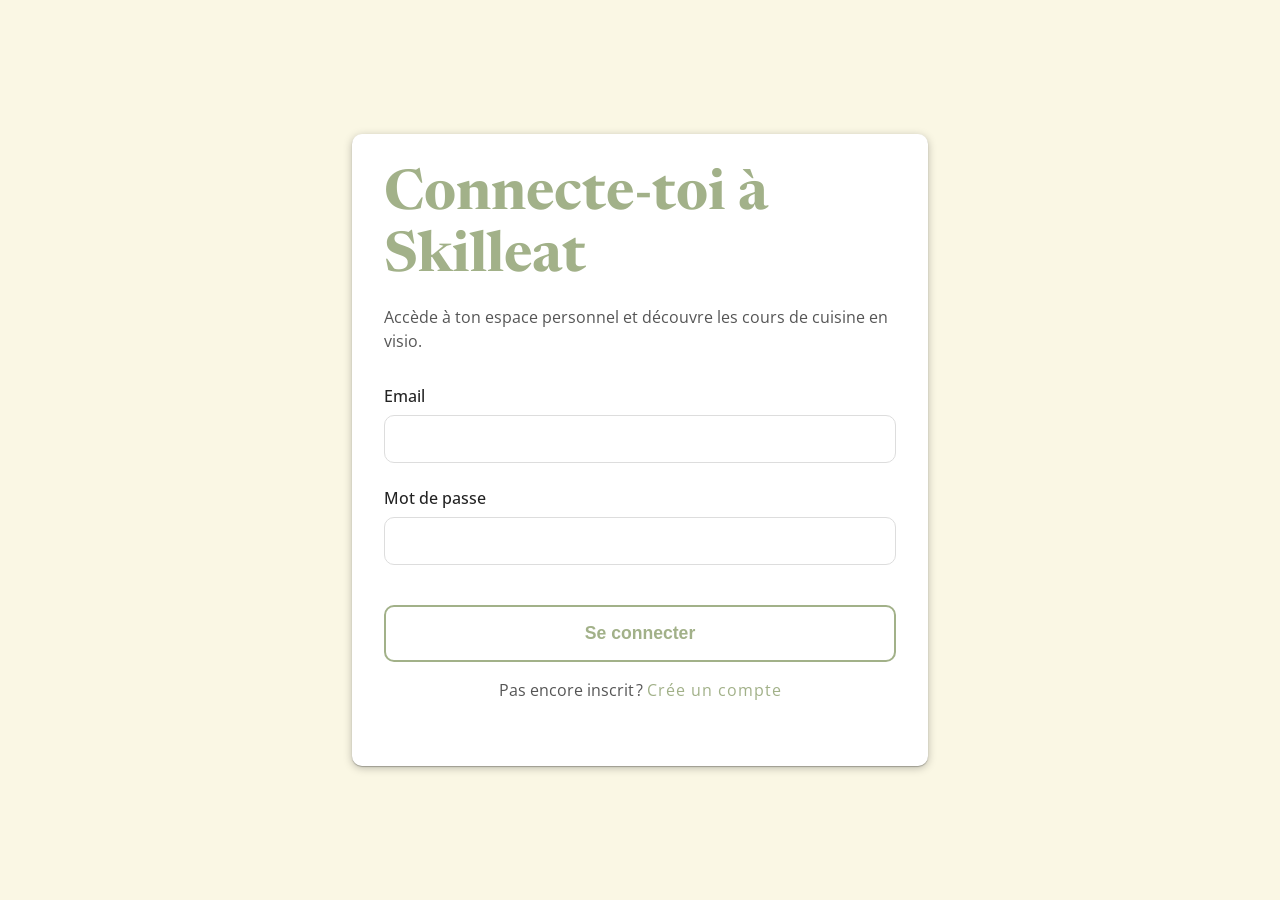
<file: connexion.html>
<!DOCTYPE html>
<html lang="en">
<head>
    <meta charset="UTF-8">
    <meta name="viewport" content="width=device-width, initial-scale=1.0">
    <title>connexion</title>
    <link rel="stylesheet" href="./ressources/sass/app.css">
</head>
<body>
    <div class="login-container">
  <h1>Connecte-toi à Skilleat</h1>
  <p>Accède à ton espace personnel et découvre les cours de cuisine en visio.</p>
  <form id="skilleat-login" action="traitement_connexion.php" method="post">
    <div class="form-group">
      <label for="login-email">Email</label>
      <input type="email" id="login-email" name="email" required>
    </div>
    <div class="form-group">
      <label for="login-password">Mot de passe</label>
      <input type="password" id="login-password" name="password" required>
    </div>
    <button type="submit" class="btn-primary">Se connecter</button>
    <p class="login-link">Pas encore inscrit ? <a href="inscription.html">Crée un compte</a></p>
  </form>
</div>

</body>
</html>
</file>
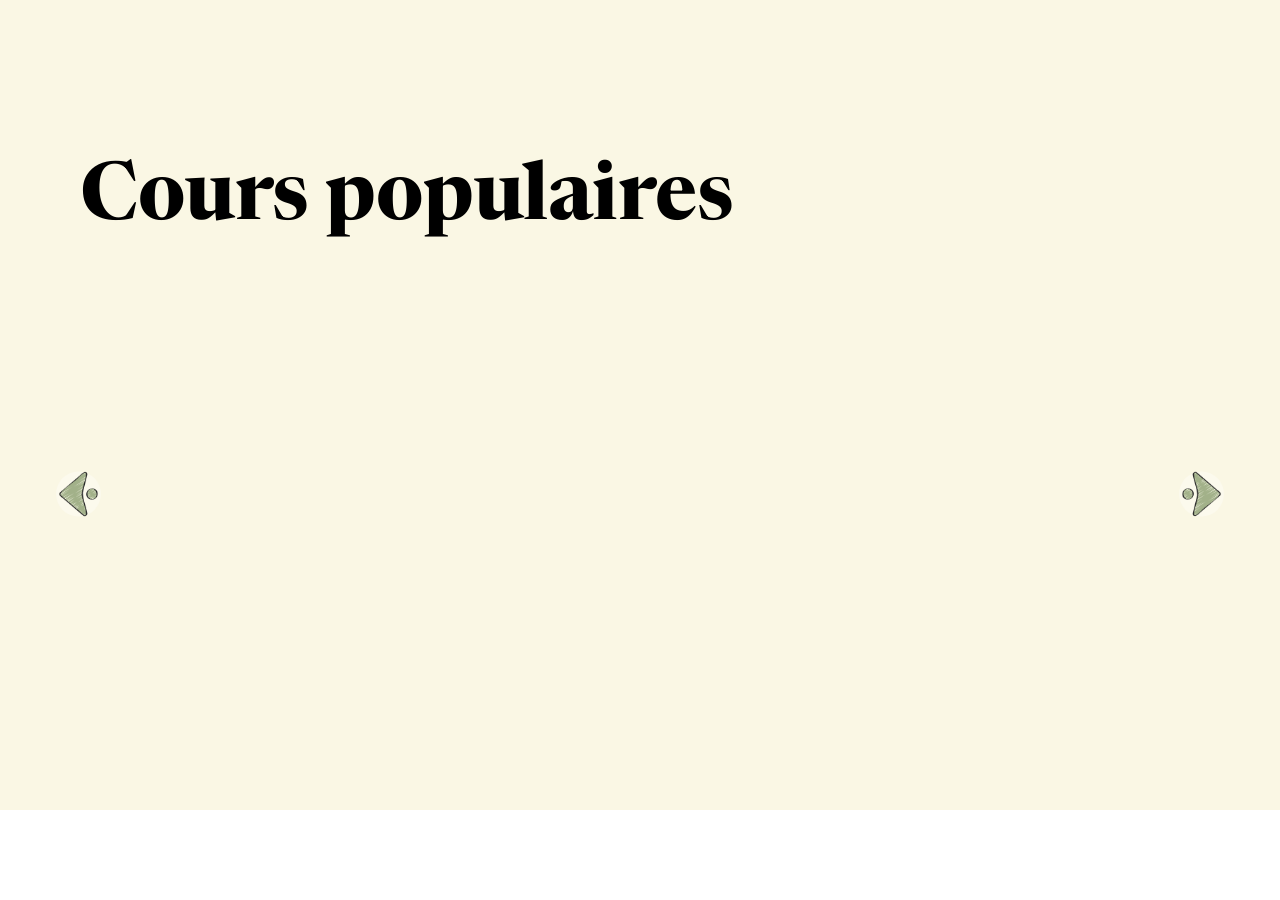
<file: courscard.html>
<!DOCTYPE html>
<html lang="en">
  <head>
    <meta charset="UTF-8" />
    <meta name="viewport" content="width=device-width, initial-scale=1.0" />
    <title>Cours populaires</title>
    <link rel="stylesheet" href="./ressources/sass/app.css" />
    <script src="./ressources/script/carrousel-cours.js" defer></script>
    <script src="./ressources/script/chefcard.js" defer></script>
  </head>
  <body>
    <section class="skilleat-carousel">
        <h2>Cours populaires</h2>
      <div class="skilleat-carousel__container" id="skilleatCarousel">
        <div
          class="skilleat-carousel__arrow skilleat-carousel__arrow--prev"
          id="prev"
        >
          <img src="./ressources/assets/icone/arrow-prev.png" alt="précédent">
        </div>
        <div
          class="skilleat-carousel__arrow skilleat-carousel__arrow--next"
          id="next"
        >
          <img src="./ressources/assets/icone/arrow-next.png" alt="suivant">
        </div>

        <div class="skilleat-carousel__viewport" id="carousel-vp">
          <div
            class="skilleat-carousel__inner"
            id="skilleatCarousel-inner"
          ></div>
        </div>
      </div>
    </section>

    <footer></footer>
  </body>
</html>
</file>
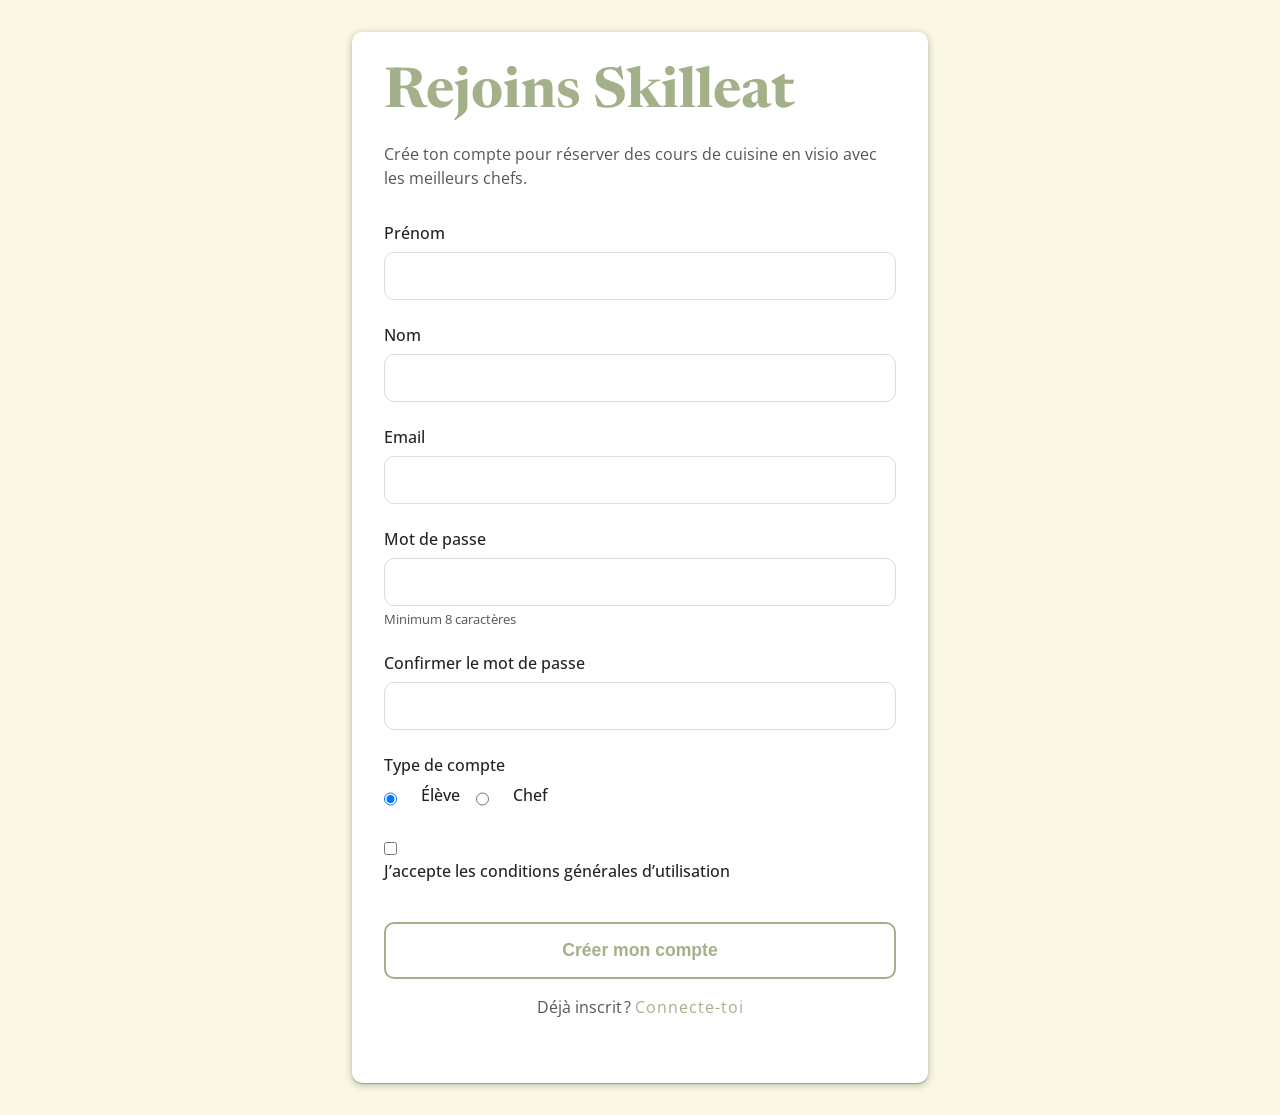
<file: inscription.html>
<!DOCTYPE html>
<html lang="en">
<head>
    <meta charset="UTF-8">
    <meta name="viewport" content="width=device-width, initial-scale=1.0">
    <title>inscritption</title>
    <link rel="stylesheet" href="./ressources/sass/app.css">
</head>
<body>
    <div class="signup-container">
  <h1>Rejoins Skilleat</h1>
  <p>Crée ton compte pour réserver des cours de cuisine en visio avec les meilleurs chefs.</p>
  <form id="skilleat-signup" action="traitement_inscription.php" method="post">
    <!-- Informations de base -->
    <div class="form-group">
      <label for="prenom">Prénom</label>
      <input type="text" id="prenom" name="prenom" required>
    </div>
    <div class="form-group">
      <label for="nom">Nom</label>
      <input type="text" id="nom" name="nom" required>
    </div>
    <div class="form-group">
      <label for="email">Email</label>
      <input type="email" id="email" name="email" required>
    </div>
    <div class="form-group">
      <label for="password">Mot de passe</label>
      <input type="password" id="password" name="password" required minlength="8">
      <small>Minimum 8 caractères</small>
    </div>
    <div class="form-group">
      <label for="password-confirm">Confirmer le mot de passe</label>
      <input type="password" id="password-confirm" name="password_confirm" required>
    </div>
    <!-- Type de compte -->
    <div class="form-group">
      <label>Type de compte</label>
      <div class="radio-group">
        <input type="radio" id="eleve" name="role" value="eleve" checked>
        <label for="eleve">Élève</label>
        <input type="radio" id="chef" name="role" value="chef">
        <label for="chef">Chef</label>
      </div>
    </div>
    <!-- Conditions d'utilisation -->
    <div class="form-group">
      <input type="checkbox" id="conditions" name="conditions" required>
      <label for="conditions">J’accepte les conditions générales d’utilisation</label>
    </div>
    <!-- Bouton de soumission -->
    <button type="submit" class="btn-primary">Créer mon compte</button>
    <p class="login-link">Déjà inscrit ? <a href="connexion.html">Connecte-toi</a></p>
  </form>
</div>

</body>
</html>
</file>
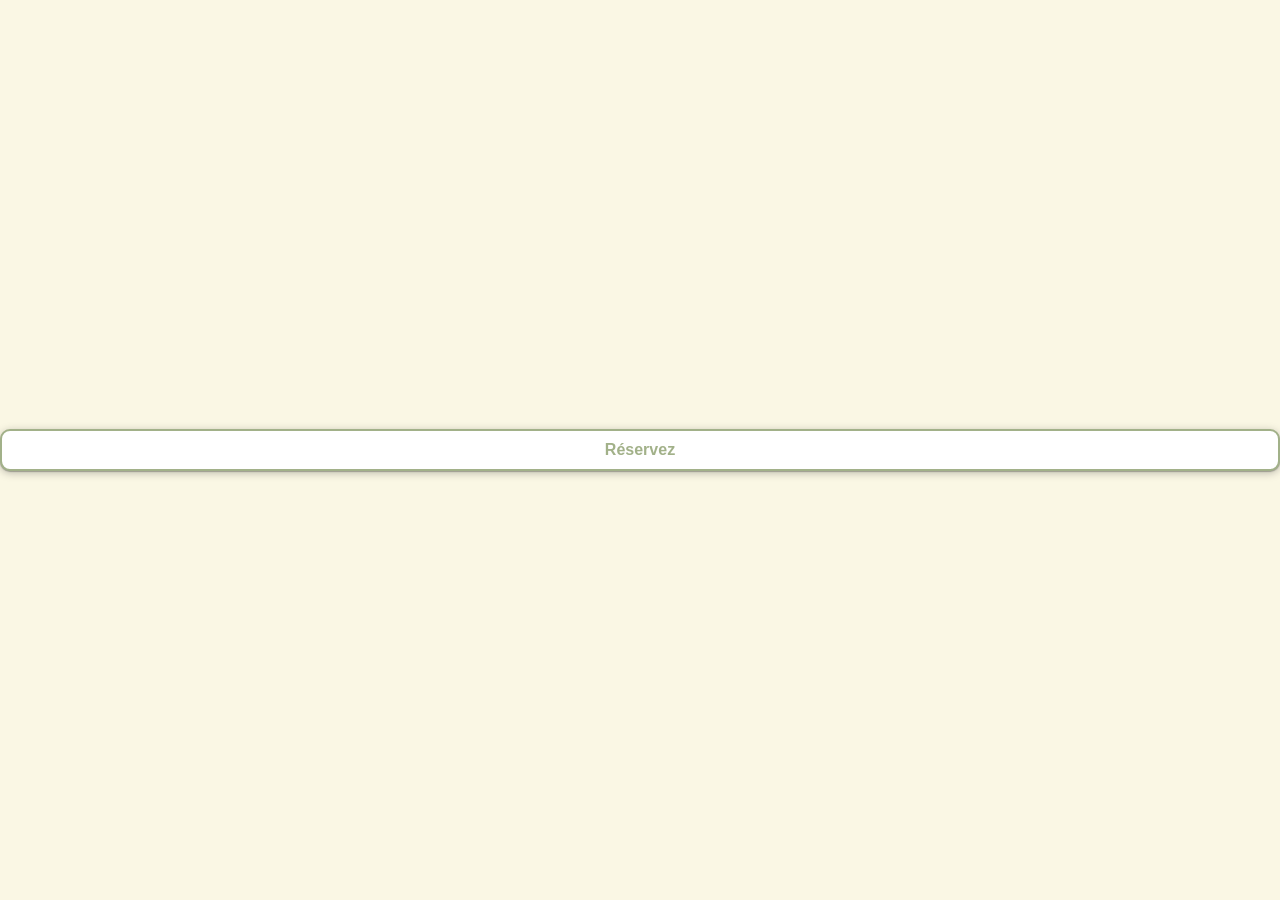
<file: test.html>
<!DOCTYPE html>
<html lang="en">
  <head>
    <meta charset="UTF-8" />
    <meta name="viewport" content="width=device-width, initial-scale=1.0" />
    <title>test</title>
    <link rel="stylesheet" href="./ressources/sass/app.css" />
  </head>
  <body>
    <button type="button" class="skilleat-carousel__button">Réservez</button>
  </body>
</html>
</file>
<file: ressources/sass/app.css>
@import url("https://fonts.googleapis.com/css2?family=Open+Sans:ital,wght@0,300..800;1,300..800&family=Poppins:ital,wght@0,100;0,200;0,300;0,400;0,500;0,600;0,700;0,800;0,900;1,100;1,200;1,300;1,400;1,500;1,600;1,700;1,800;1,900&display=swap");
@import url("https://fonts.googleapis.com/css2?family=Newsreader:ital,opsz,wght@0,6..72,200..800;1,6..72,200..800&display=swap");
@import url("https://fonts.googleapis.com/css2?family=Dancing+Script:wght@400..700&family=Newsreader:ital,opsz,wght@0,6..72,200..800;1,6..72,200..800&display=swap");
.vedette h2, .vedette, .nav__list, .nav__logo, .log, .button {
  padding: 1rem 2rem;
}

.chef-modal .chef-modal__description {
  margin: 1rem 0;
}

.skilleat-carousel__button, .chef-modal .chef-modal__profile-img, .chef-modal .chef-modal__reserve, .chef-modal .chef-modal__gallery-img, .chef-modal, .header__cta, .signup-container, .login-container {
  box-shadow: rgba(0, 0, 0, 0.25) 0px 0.0625em 0.0625em, rgba(0, 0, 0, 0.25) 0px 0.125em 0.5em, rgba(255, 255, 255, 0.1) 0px 0px 0px 1px inset;
  transition: box-shadow 0.2s cubic-bezier(0.4, 0, 0.2, 1);
}
.skilleat-carousel__button:hover, .chef-modal .chef-modal__profile-img:hover, .chef-modal .chef-modal__reserve:hover, .chef-modal .chef-modal__gallery-img:hover, .chef-modal:hover, .header__cta:hover, .signup-container:hover, .login-container:hover {
  box-shadow: rgba(0, 0, 0, 0.3) 0px 0.125em 0.125em, rgba(0, 0, 0, 0.3) 0px 0.25em 1em, rgba(255, 255, 255, 0.2) 0px 0px 0px 1px inset;
}
.skilleat-carousel__button:active, .chef-modal .chef-modal__profile-img:active, .chef-modal .chef-modal__reserve:active, .chef-modal .chef-modal__gallery-img:active, .chef-modal:active, .header__cta:active, .signup-container:active, .login-container:active {
  box-shadow: rgba(0, 0, 0, 0.3) 0px 0px 0px, rgba(0, 0, 0, 0.1) 0px 0.0625em 0.25em, rgba(255, 255, 255, 0.1) 0px 0px 0px 1px inset;
}

.btn-primary, .button {
  background: #ffffff;
  color: #a2b189;
  border: 2px solid #a2b189;
  border-radius: 10px;
  padding: 12px 24px;
  font-size: 1.1rem;
  font-weight: 600;
  cursor: pointer;
  transition: background 0.2s, color 0.2s;
  cursor: pointer;
  transition: all 200ms ease;
  text-decoration: none;
  display: inline-block;
}
.btn-primary:hover, .button:hover {
  background: #a2b189;
  color: #ffffff;
}
.btn-primary:hover, .button:hover {
  transition: all 0.2s ease;
}
.btn-primary:active, .button:active {
  transform: translateY(1px);
  transition: all 0.1s ease;
}

.skilleat-carousel__button {
  background: #ffffff;
  padding: 10px 30px;
  border-radius: 10px;
  color: #a2b189;
  border: #a2b189 solid 2px;
  font-size: 1rem;
  font-weight: 700;
  cursor: pointer;
}
.skilleat-carousel__button:hover {
  background: #a2b189;
  color: #ffffff;
}

*, ::before, ::after {
  margin: 0;
  padding: 0;
  box-sizing: border-box;
}

h1,
h2,
h3,
h4,
h5,
h6 {
  font-family: "Newsreader", serif;
}

h1 {
  font-size: 3.5rem;
  font-weight: 700;
  line-height: 1.1;
}

h2 {
  font-size: 2.5rem;
  font-weight: 700;
  line-height: 1.1;
  letter-spacing: -0.5px;
}

h3 {
  font-size: 1.5rem;
  font-weight: 600;
  letter-spacing: 1px;
  font-family: "Dancing Script", cursive;
}

h4 {
  font-size: 1.5rem;
  font-weight: 700;
  letter-spacing: -0.5px;
  font-family: "Newsreader", serif;
}

h5 {
  font-size: 1.15rem;
  font-weight: 600;
  letter-spacing: 1px;
  font-family: "Dancing Script", cursive;
  border-bottom: 2px solid #a2b189;
  padding-bottom: 0.3rem;
}

p {
  font-size: 1rem;
  color: #555;
  line-height: 1.5;
}

p,
a,
ul,
li {
  font-family: "Open Sans", sans-serif;
}

a,
ul,
li {
  text-decoration: none;
  letter-spacing: 1px;
}

ul,
li {
  list-style: none;
}

.log {
  border: none;
  font-size: 1rem;
  font-weight: 700;
  font-family: "Open Sans", sans-serif;
  text-transform: uppercase;
  letter-spacing: 1px;
  cursor: pointer;
  margin: 0;
}

.in {
  color: #232323;
  background-color: #ffffff;
  border-left: 2px solid #232323;
}

.out {
  color: #ffffff;
  background-color: #232323;
}

footer {
  position: fixed;
  bottom: 0;
  left: 0;
  right: 0;
  height: 10vh;
  background-color: #ffffff;
  display: flex;
  flex-direction: row;
  justify-content: center;
  align-items: center;
}

.signup-container, .login-container {
  background: #ffffff;
  border-radius: 10px;
  padding: 32px;
  max-width: 45%;
  margin: 2rem auto;
  font-family: "Open Sans", sans-serif;
  color: #232323;
  border: 10px;
}
.signup-container h1, .login-container h1 {
  margin-bottom: 1rem;
  color: #a2b189;
}
.signup-container p, .login-container p {
  margin-bottom: 2rem;
}
.signup-container .login-link, .login-container .login-link {
  margin-top: 1rem;
  text-align: center;
  font-size: 1rem;
}
.signup-container .login-link a, .login-container .login-link a {
  color: #a2b189;
  text-decoration: none;
}
.signup-container .login-link a:hover, .login-container .login-link a:hover {
  text-decoration: underline;
}

.form-group {
  margin-bottom: 1.5rem;
}
.form-group label {
  display: block;
  font-weight: 500;
  margin-bottom: 0.5rem;
}
.form-group input[type=text],
.form-group input[type=email],
.form-group input[type=password] {
  width: 100%;
  padding: 12px;
  border: 1px solid #ddd;
  border-radius: 10px;
  font-size: 1rem;
  font-family: "Open Sans", sans-serif;
}
.form-group input[type=text]:focus,
.form-group input[type=email]:focus,
.form-group input[type=password]:focus {
  outline: none;
  border-color: #a2b189;
  box-shadow: 0 0 0 2px rgba(162, 177, 137, 0.2);
}
.form-group small {
  display: block;
  margin-top: 0.25rem;
  font-size: 0.8rem;
  color: #555;
}

.radio-group {
  display: flex;
  gap: 1rem;
  margin-top: 0.5rem;
}
.radio-group input[type=radio] {
  margin-right: 0.5rem;
}

input[type=checkbox] {
  margin-right: 0.5rem;
}

.btn-primary {
  width: 100%;
  margin-top: 1rem;
  padding: 16px;
}

.signup-link {
  margin-top: 1rem;
  text-align: center;
  font-size: 0.9rem;
}
.signup-link a {
  color: #FED36B;
  text-decoration: none;
}
.signup-link a:hover {
  text-decoration: underline;
}

.nav {
  height: 80px;
  width: 100%;
  position: fixed;
  top: 0;
  background-color: rgba(255, 255, 255, 0.3215686275);
  -webkit-backdrop-filter: blur(15px);
          backdrop-filter: blur(15px);
  display: flex;
  flex-direction: row;
  justify-content: space-between;
  align-items: center;
  z-index: 10;
}
.nav__img {
  width: 70px;
}
.nav__logo {
  font-family: "Dancing Script", cursive;
  font-style: italic;
  font-size: 3.5rem;
  color: #232323;
  letter-spacing: -2px;
  font-weight: 600;
}
.nav__list {
  width: 50%;
  display: flex;
  flex-direction: row;
  justify-content: space-evenly;
  align-items: center;
}
.nav__link {
  font-size: 1.15rem;
  font-weight: 500;
  color: #232323;
  position: relative;
  text-decoration: none;
  transition: color 0.3s ease;
}
.nav__link::after {
  content: "";
  position: absolute;
  bottom: -4px;
  left: 0;
  width: 0%;
  height: 2px;
  background-color: #FED36B;
  transition: width 0.3s ease;
}
.nav__link:hover {
  color: #0a0a0a;
}
.nav__link:hover::after {
  width: 100%;
}

.header {
  margin-top: 80px;
  background: #a2b189;
  height: 80vh;
}
.header__grid {
  display: grid;
  grid-template-columns: 1fr 1fr;
  grid-template-rows: auto auto;
}
@media (max-width: 768px) {
  .header__grid {
    grid-template-columns: 1fr;
    text-align: center;
  }
}
.header__text {
  padding: 2rem;
}
.header__text h1 {
  text-align: start;
  font-family: "Newsreader", serif;
  font-size: 3.5rem;
  line-height: 1;
  color: #232323;
  padding-top: 2rem;
}
.header__text-bottom {
  display: flex;
  justify-content: start;
  align-items: center;
  background-color: #FB947F;
  height: 100%;
}
.header__img {
  height: 55vh;
}
.header__quote {
  margin: 0 1rem;
  padding: 0 2rem;
  border-left: 4px solid #f95635;
  background-color: rgba(255, 255, 255, 0.3215686275);
  font-style: italic;
  font-size: 1.5rem;
  color: #303529;
  border-radius: 0 10px 10px 0;
}
.header__cta {
  display: inline-block;
  margin-top: 2rem;
  padding: 0.8rem 1.6rem;
  background-color: #303529;
  color: #FAF7E4;
  font-weight: bold;
  border-radius: 10px;
  text-decoration: none;
  transition: background-color 0.3s ease;
}
.header__cta:hover {
  background-color: #161813;
}
.header__cta .arrow {
  padding-left: 0.5rem;
  transition: transform 0.3s ease;
}
.header__cta:hover .arrow {
  transform: translateX(5px);
}
.header__gallery {
  display: flex;
  justify-content: center;
  align-items: center;
  padding: 2rem;
  background-color: pink;
  position: relative;
}
.header__gallery-img {
  width: 130px;
  height: 200px;
  border-radius: 10px;
  -o-object-fit: cover;
     object-fit: cover;
  border: 2px solid #ffffff;
  margin-left: -20px;
  transition: transform 0.3s;
  box-shadow: 0 2px 6px rgba(0, 0, 0, 0.1);
  z-index: 1;
  transition: transform 0.2s;
}
.header__gallery-img:first-child {
  margin-left: 0;
}
.header__gallery-img:hover {
  transform: scale(1.05);
  z-index: 3;
}

.how-it-works {
  background-color: #fdfcfb;
  text-align: center;
}

.section-title {
  font-size: 2rem;
  color: #1f1f1f;
  margin-bottom: 2.5rem;
  font-weight: 600;
}

.steps {
  display: flex;
  flex-wrap: wrap;
  justify-content: center;
  gap: 2rem;
}

.step {
  background: #fff;
  border-radius: 1rem;
  padding: 2rem;
  box-shadow: 0 8px 24px rgba(0, 0, 0, 0.05);
  max-width: 300px;
  flex: 1 1 250px;
}

.step-icon {
  font-size: 2.5rem;
  margin-bottom: 1rem;
}
.step-icon img {
  width: 50px;
  height: 50px;
}

.step-title {
  font-size: 1.4rem;
  text-decoration: underline;
  color: #333;
  margin-bottom: 0.5rem;
  font-weight: 600;
}

.step-desc {
  color: #666;
  font-size: 0.95rem;
  line-height: 1.5;
}

.chef-modal {
  display: flex;
  flex-direction: row;
  width: 80vw;
  height: 70vh;
  background: #FAF7E4;
  border-radius: 10px;
  overflow: hidden;
  position: relative;
  font-family: "Newsreader", serif;
}
.chef-modal__close {
  display: none;
}
.chef-modal__content {
  width: 48%;
  padding: 40px 32px 32px 32px;
  display: flex;
  flex-direction: column;
  justify-content: flex-start;
  background: #ffffff;
  box-sizing: border-box;
  border-top-left-radius: 10px;
  border-bottom-left-radius: 10px;
  position: relative;
}
.chef-modal .chef-modal__content-name {
  font-size: 2.5rem;
  font-weight: 700;
  line-height: 1.1;
  letter-spacing: -0.5px;
  margin: 0 0 2rem 0;
  color: #232323;
}
.chef-modal .chef-modal__description-specialty {
  width: 95%;
  font-family: "Dancing Script", cursive;
  font-size: 1.5rem;
  font-weight: 600;
  color: #232323;
  letter-spacing: 1px;
  margin-bottom: 8px;
  border-bottom: 2px solid #FED36B;
  display: inline-block;
  padding-bottom: 2px;
}
.chef-modal .chef-modal__description-bio {
  font-size: 1rem;
  color: #555;
  margin-top: 8px;
  line-height: 1.5;
}
.chef-modal .chef-modal__gallery {
  display: flex;
  gap: 10px;
  margin-bottom: 32px;
}
.chef-modal .chef-modal__gallery-img {
  width: 150px;
  height: 150px;
  border-radius: 10px;
  -o-object-fit: cover;
     object-fit: cover;
  background: #eee;
  border: 2px solid #ffffff;
  transition: transform 0.2s;
}
.chef-modal .chef-modal__gallery-img:hover {
  transform: scale(1.05);
  z-index: 2;
}
.chef-modal .chef-modal__reserve {
  margin-top: 16px;
  padding: 16px 0;
  width: 70%;
  align-self: center;
  background: #FED36B;
  color: #555;
  font-size: 1.15rem;
  font-weight: 600;
  letter-spacing: 2px;
  border: none;
  border-radius: 10px;
  cursor: pointer;
  transition: background 0.2s, color 0.2s;
}
.chef-modal .chef-modal__reserve:hover {
  background: #fee29e;
  color: #555;
}
.chef-modal__profile-photo {
  width: 52%;
  height: 100%;
  background: #fecb52;
  display: flex;
  flex-direction: row;
  justify-content: center;
  align-items: center;
  position: relative;
  border-top-right-radius: 10px;
  border-bottom-right-radius: 10px;
  overflow: hidden;
}
.chef-modal .chef-modal__profile-img {
  width: 80%;
  height: 80%;
  -o-object-fit: cover;
     object-fit: cover;
  border-radius: 10px;
  background: #fff;
}
@media (max-width: 900px) {
  .chef-modal {
    width: 98vw;
    height: auto;
    flex-direction: column;
  }
  .chef-modal__content, .chef-modal__profile-photo {
    width: 100%;
    border-radius: 0;
    min-height: 220px;
  }
  .chef-modal__profile-photo {
    border-radius: 0 0 18px 18px;
    min-height: 220px;
    height: 220px;
  }
}
@media (max-width: 600px) {
  .chef-modal {
    width: 100vw;
    border-radius: 0;
    box-shadow: none;
  }
  .chef-modal__content, .chef-modal__profile-photo {
    padding: 16px;
  }
  .chef-modal .chef-modal__reserve {
    width: 100%;
    font-size: 1rem;
  }
  .chef-modal .chef-modal__gallery-img {
    width: 48px;
    height: 48px;
  }
}

.vedette .cartes {
  display: flex;
  flex-direction: row;
  justify-content: space-evenly;
  align-items: center;
}
.vedette .cartes .carte {
  background-color: pink;
  height: 300px;
  width: 28%;
  border-radius: 25px;
}

*,
::before,
::after {
  margin: 0;
  padding: 0;
  box-sizing: border-box;
}

body {
  min-height: 100vh;
  display: flex;
  flex-direction: column;
  justify-content: center;
  background: #FAF7E4 !important;
}

.skilleat-carousel h2 {
  padding: 0 5rem;
  font-size: 5rem;
}

.skilleat-carousel__container {
  position: relative;
  max-width: 85%;
  margin: auto;
}

.skilleat-carousel__arrow {
  position: absolute;
  top: 50%;
  display: flex;
  width: 45px;
  height: 45px;
  justify-content: center;
  align-items: center;
  border-radius: 50%;
  z-index: 1;
  font-size: 26px;
  color: white;
  background: rgba(255, 255, 255, 0.3215686275);
  cursor: pointer;
  transform: translateY(-50%);
}

.skilleat-carousel__arrow--prev {
  left: -40px;
}

.skilleat-carousel__arrow--next {
  right: -40px;
}

.skilleat-carousel__viewport {
  width: 1100x;
  height: 500px;
  display: flex;
  align-items: center;
  position: relative;
  overflow: hidden;
  margin: auto;
}

@media (max-width: 770px) {
  .skilleat-carousel__viewport {
    width: 510px;
  }
}
@media (max-width: 510px) {
  .skilleat-carousel__viewport {
    width: 250px;
  }
}
.skilleat-carousel__inner {
  display: flex;
  position: absolute;
  transition: 0.3s ease-in-out;
  gap: 10px;
  left: 0px;
}

.skilleat-carousel__item {
  width: 345px;
  height: 500px;
  border: 2px solid #FAF7E4;
  border-radius: 10px;
  overflow: hidden;
  display: flex;
  flex-direction: column;
}

.skilleat-carousel__item img {
  width: 100%;
  -o-object-fit: cover;
     object-fit: cover;
  min-height: 350px;
}

.skilleat-carousel__infos {
  height: 100%;
  display: flex;
  flex-direction: column;
  align-items: center;
  justify-content: space-evenly;
  background: #ffffff;
  color: #232323;
}

body {
  font-size: 100%;
  overflow-x: hidden;
  background-color: #ffffff;
}

img {
  width: 100%;
  height: 100%;
  -o-object-fit: cover;
     object-fit: cover;
}/*# sourceMappingURL=app.css.map */
</file>
